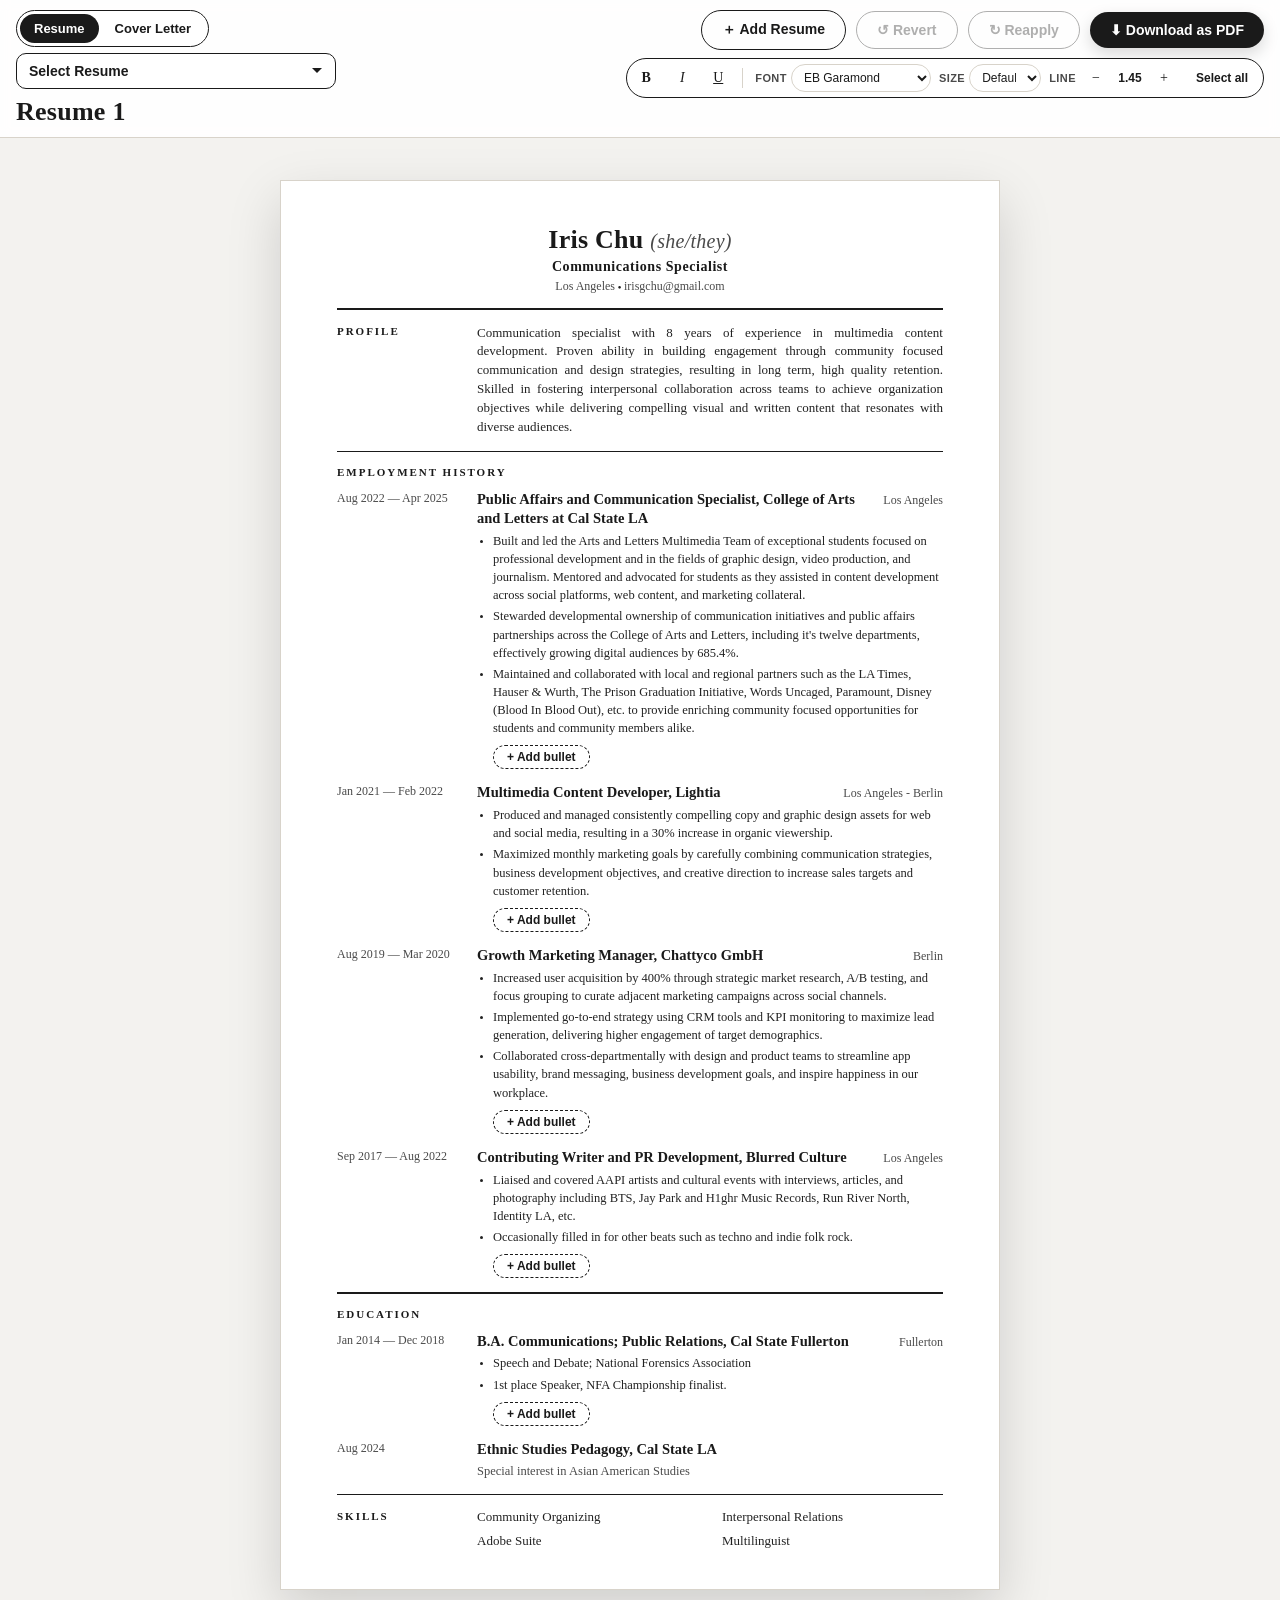
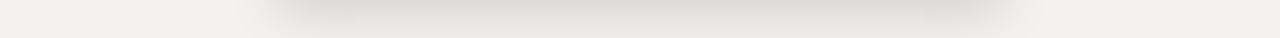
<file: index.html>
<!DOCTYPE html>
<html lang="en">
<head>
  <meta charset="UTF-8" />
  <meta http-equiv="refresh" content="0; url=iris-resume/" />
  <title>projects</title>
</head>
<body>
  <p><a href="iris-resume/">Iris resume</a></p>
</body>
</html>
</file>
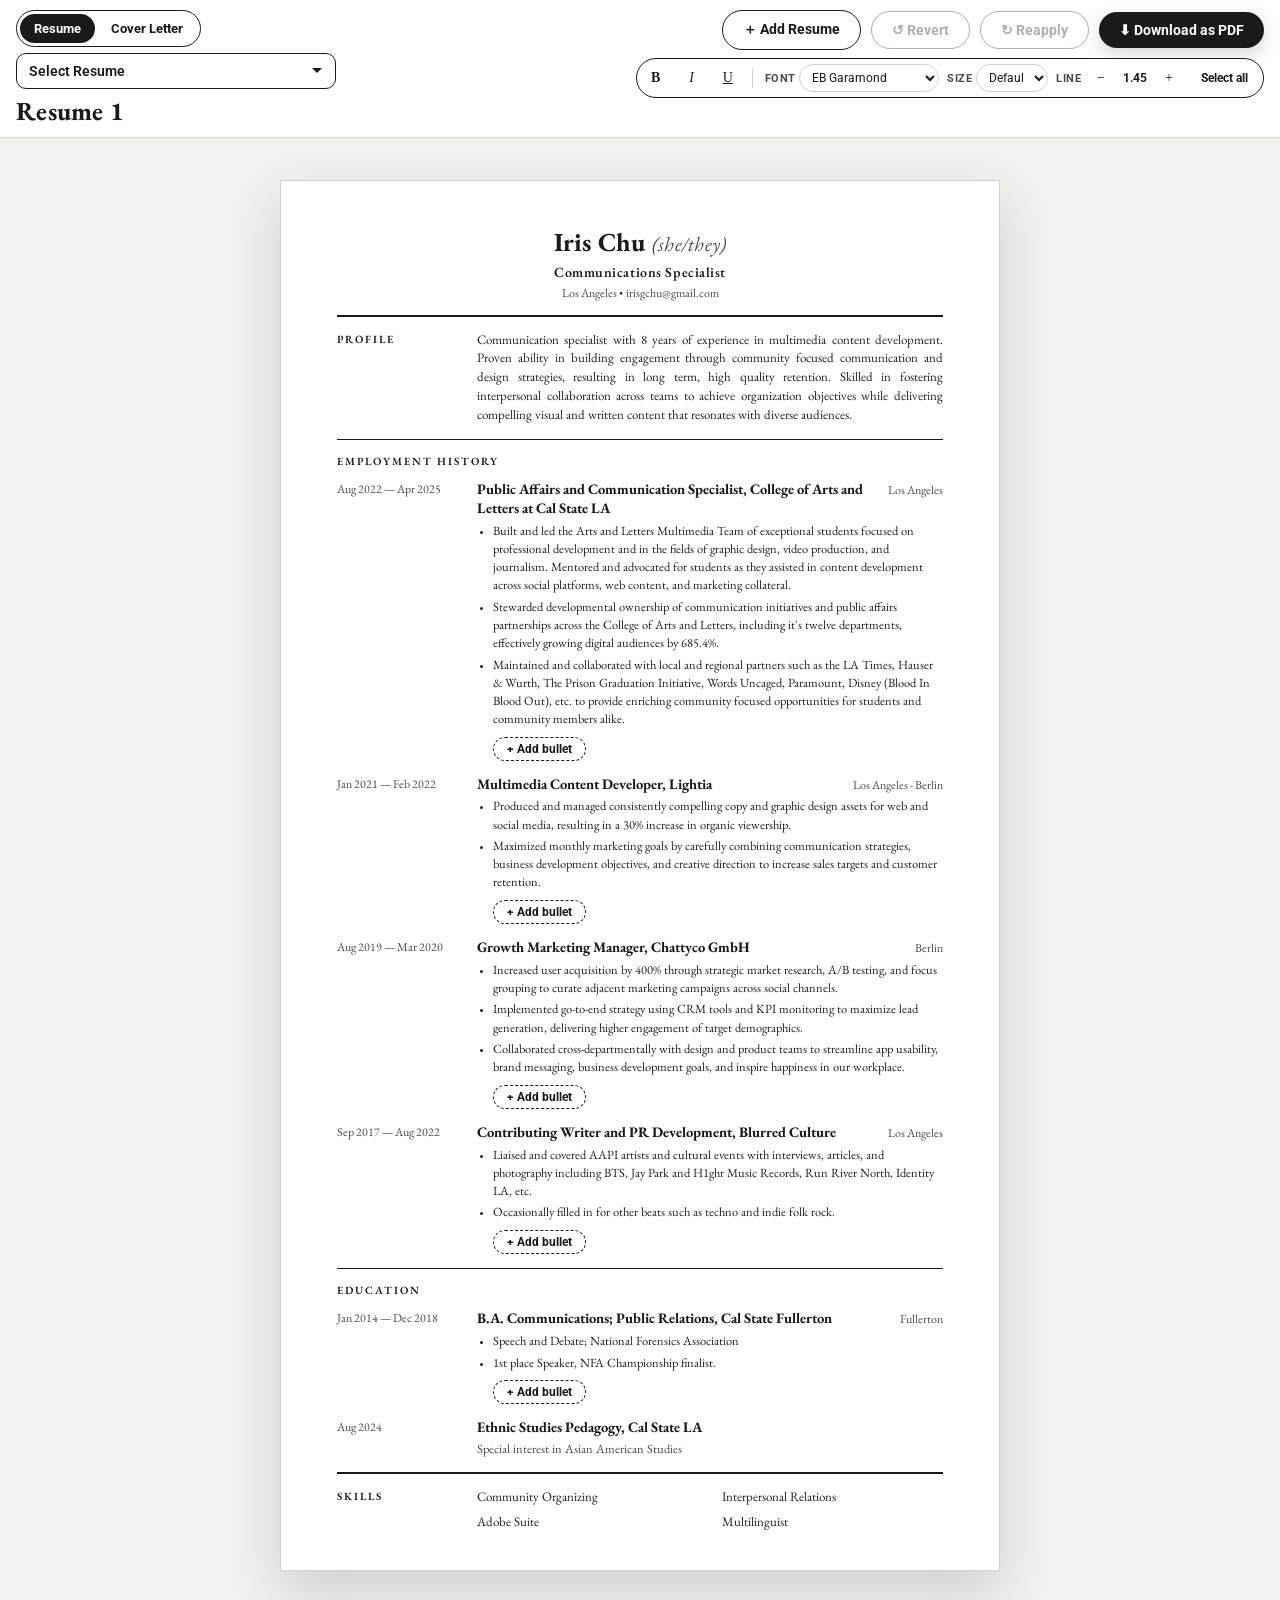
<file: iris-resume/index.html>
<!DOCTYPE html>
<html lang="en">
<head>
<meta charset="UTF-8" />
<meta name="viewport" content="width=device-width, initial-scale=1.0" />
<title>Iris Chu — Resume</title>
<link rel="preconnect" href="https://fonts.googleapis.com" />
<link rel="preconnect" href="https://fonts.gstatic.com" crossorigin />
<link href="https://fonts.googleapis.com/css2?family=Cormorant+Garamond:ital,wght@0,400;0,600;0,700;1,400&family=EB+Garamond:ital,wght@0,400;0,600;0,700;1,400&family=Inter:ital,wght@0,400;0,600;0,700;1,400&family=Lato:ital,wght@0,400;0,700;1,400&family=Libre+Baskerville:ital,wght@0,400;0,700;1,400&family=Lora:ital,wght@0,400;0,600;0,700;1,400&family=Merriweather:ital,wght@0,400;0,700;1,400&family=Montserrat:ital,wght@0,400;0,600;0,700;1,400&family=Noto+Sans:ital,wght@0,400;0,600;0,700;1,400&family=Nunito:ital,wght@0,400;0,600;0,700;1,400&family=Open+Sans:ital,wght@0,400;0,600;0,700;1,400&family=Oswald:wght@400;600;700&family=Playfair+Display:ital,wght@0,400;0,700;1,400&family=Poppins:ital,wght@0,400;0,600;0,700;1,400&family=PT+Serif:ital,wght@0,400;0,700;1,400&family=Raleway:ital,wght@0,400;0,600;0,700;1,400&family=Roboto:ital,wght@0,400;0,700;1,400&family=Roboto+Slab:wght@400;600;700&family=Source+Sans+3:ital,wght@0,400;0,600;0,700;1,400&family=Source+Serif+4:ital,wght@0,400;0,600;0,700;1,400&family=Work+Sans:ital,wght@0,400;0,600;0,700;1,400&display=swap" rel="stylesheet" />
<link rel="stylesheet" href="style.css" />
</head>
<body>

  <div class="toolbar no-print">
    <div class="toolbar-row toolbar-row-main">
      <div class="doc-picker">
        <div class="mode-toggle" role="tablist" aria-label="Document type">
          <button type="button" class="mode-btn active" data-mode="resume" id="modeResume" role="tab" aria-selected="true">Resume</button>
          <button type="button" class="mode-btn" data-mode="cover" id="modeCover" role="tab" aria-selected="false">Cover Letter</button>
        </div>
        <label class="doc-select-wrap">
          <span class="doc-select-face" id="docSelectFace">Select Resume</span>
          <select id="docSelect" class="doc-select" aria-label="Select Resume" title="Select Resume">
            <option value="" selected disabled>Select Resume</option>
          </select>
        </label>
        <input id="docName" class="doc-name-input" type="text" title="Rename" placeholder="Untitled" />
      </div>
      <div class="toolbar-right">
        <div class="toolbar-actions">
          <button id="newDocBtn" class="toolbar-btn ghost" title="Create a copy">＋ Add Resume</button>
          <button id="undoBtn" class="toolbar-btn ghost" title="Revert (⌘Z)" disabled>↺ Revert</button>
          <button id="redoBtn" class="toolbar-btn ghost" title="Reapply (⌘⇧Z)" disabled>↻ Reapply</button>
          <button id="downloadBtn" class="toolbar-btn">⬇ Download as PDF</button>
        </div>
        <div class="format-bar" aria-label="Text formatting">
          <button type="button" class="fmt-btn" id="fmtBold" title="Bold" aria-label="Bold"><b>B</b></button>
          <button type="button" class="fmt-btn" id="fmtItalic" title="Italic" aria-label="Italic"><i>I</i></button>
          <button type="button" class="fmt-btn" id="fmtUnderline" title="Underline" aria-label="Underline"><u>U</u></button>
          <span class="fmt-sep" aria-hidden="true"></span>
          <label class="fmt-label" for="fmtFont">Font</label>
          <select id="fmtFont" class="fmt-select" title="Font family">
            <option value="EB Garamond, Georgia, serif">EB Garamond</option>
            <option value="Lora, Georgia, serif">Lora</option>
            <option value="'Source Serif 4', Georgia, serif">Source Serif</option>
            <option value="'Libre Baskerville', Georgia, serif">Libre Baskerville</option>
            <option value="Merriweather, Georgia, serif">Merriweather</option>
            <option value="'PT Serif', Georgia, serif">PT Serif</option>
            <option value="'Cormorant Garamond', Georgia, serif">Cormorant Garamond</option>
            <option value="'Playfair Display', Georgia, serif">Playfair Display</option>
            <option value="'Roboto Slab', Georgia, serif">Roboto Slab</option>
            <option value="Georgia, 'Times New Roman', serif">Georgia</option>
            <option value="'Times New Roman', Times, serif">Times New Roman</option>
            <option value="Inter, Helvetica, sans-serif">Inter</option>
            <option value="Roboto, Helvetica, sans-serif">Roboto</option>
            <option value="'Open Sans', Helvetica, sans-serif">Open Sans</option>
            <option value="Lato, Helvetica, sans-serif">Lato</option>
            <option value="Montserrat, Helvetica, sans-serif">Montserrat</option>
            <option value="Poppins, Helvetica, sans-serif">Poppins</option>
            <option value="Nunito, Helvetica, sans-serif">Nunito</option>
            <option value="'Source Sans 3', Helvetica, sans-serif">Source Sans</option>
            <option value="Raleway, Helvetica, sans-serif">Raleway</option>
            <option value="'Work Sans', Helvetica, sans-serif">Work Sans</option>
            <option value="'Noto Sans', Helvetica, sans-serif">Noto Sans</option>
            <option value="Oswald, Helvetica, sans-serif">Oswald</option>
            <option value="Arial, Helvetica, sans-serif">Arial</option>
            <option value="Helvetica, Arial, sans-serif">Helvetica</option>
            <option value="Verdana, Geneva, sans-serif">Verdana</option>
            <option value="'Courier New', Courier, monospace">Courier New</option>
          </select>
          <label class="fmt-label" for="fmtSize">Size</label>
          <select id="fmtSize" class="fmt-select fmt-select-sm" title="Font size">
            <option value="">Default</option>
            <option value="10px">10</option>
            <option value="11px">11</option>
            <option value="12px">12</option>
            <option value="13px">13</option>
            <option value="14px">14</option>
            <option value="16px">16</option>
            <option value="18px">18</option>
            <option value="20px">20</option>
            <option value="24px">24</option>
            <option value="28px">28</option>
          </select>
          <label class="fmt-label">Line</label>
          <div class="fmt-stepper" title="Line height (spacing between lines)">
            <button type="button" class="fmt-btn" id="fmtLineDown" aria-label="Decrease line height">−</button>
            <span id="fmtLineValue" class="fmt-stepper-value">1.45</span>
            <button type="button" class="fmt-btn" id="fmtLineUp" aria-label="Increase line height">+</button>
          </div>
          <button type="button" class="fmt-btn fmt-select-all" id="fmtSelectAll" title="Select all text on the page">Select all</button>
        </div>
      </div>
    </div>
  </div>

  <main class="page" id="resume">

    <!-- ===== HEADER ===== -->
    <header class="header">
      <h1>
        <span contenteditable="true" data-edit-id="name">Iris Chu</span>
        <span class="pronouns" contenteditable="true" data-edit-id="pronouns">(she/they)</span>
      </h1>
      <p class="tagline" contenteditable="true" data-edit-id="tagline">Communications Specialist</p>
      <p class="contact-line">
        <span contenteditable="true" data-edit-id="location">Los Angeles</span>
        <span class="contact-sep" contenteditable="true" data-edit-id="contact-sep">●</span>
        <span contenteditable="true" data-edit-id="email">irisgchu@gmail.com</span>
      </p>
    </header>

    <hr class="rule" />

    <!-- ===== PROFILE ===== -->
    <section class="row">
      <div class="label" contenteditable="true" data-edit-id="h-profile">Profile</div>
      <div class="content">
        <p contenteditable="true" data-edit-id="profile-text">Communication specialist with 8 years of experience in multimedia content development. Proven ability in building engagement through community focused communication and design strategies, resulting in long term, high quality retention. Skilled in fostering interpersonal collaboration across teams to achieve organization objectives while delivering compelling visual and written content that resonates with diverse audiences.</p>
      </div>
    </section>

    <hr class="rule" />

    <!-- ===== EMPLOYMENT HISTORY ===== -->
    <section class="section">
      <h2 class="section-title" contenteditable="true" data-edit-id="h-employment">Employment History</h2>

      <div class="entry">
        <div class="entry-date" contenteditable="true" data-edit-id="job1-date">Aug 2022 — Apr 2025</div>
        <div class="entry-content">
          <div class="entry-head">
            <h3 contenteditable="true" data-edit-id="job1-title">Public Affairs and Communication Specialist, College of Arts and Letters at Cal State LA</h3>
            <span class="entry-loc" contenteditable="true" data-edit-id="job1-loc">Los Angeles</span>
          </div>
          <ul class="bullets" data-edit-id="job1-bullets" data-editable-list="true">
            <li>Built and led the Arts and Letters Multimedia Team of exceptional students focused on professional development and in the fields of graphic design, video production, and journalism. Mentored and advocated for students as they assisted in content development across social platforms, web content, and marketing collateral.</li>
            <li>Stewarded developmental ownership of communication initiatives and public affairs partnerships across the College of Arts and Letters, including it's twelve departments, effectively growing digital audiences by 685.4%.</li>
            <li>Maintained and collaborated with local and regional partners such as the LA Times, Hauser &amp; Wurth, The Prison Graduation Initiative, Words Uncaged, Paramount, Disney (Blood In Blood Out), etc. to provide enriching community focused opportunities for students and community members alike.</li>
          </ul>
          <button class="add-bullet no-print" data-target="job1-bullets">+ Add bullet</button>
        </div>
      </div>

      <div class="entry">
        <div class="entry-date" contenteditable="true" data-edit-id="job2-date">Jan 2021 — Feb 2022</div>
        <div class="entry-content">
          <div class="entry-head">
            <h3 contenteditable="true" data-edit-id="job2-title">Multimedia Content Developer, Lightia</h3>
            <span class="entry-loc" contenteditable="true" data-edit-id="job2-loc">Los Angeles - Berlin</span>
          </div>
          <ul class="bullets" data-edit-id="job2-bullets" data-editable-list="true">
            <li>Produced and managed consistently compelling copy and graphic design assets for web and social media, resulting in a 30% increase in organic viewership.</li>
            <li>Maximized monthly marketing goals by carefully combining communication strategies, business development objectives, and creative direction to increase sales targets and customer retention.</li>
          </ul>
          <button class="add-bullet no-print" data-target="job2-bullets">+ Add bullet</button>
        </div>
      </div>

      <div class="entry">
        <div class="entry-date" contenteditable="true" data-edit-id="job3-date">Aug 2019 — Mar 2020</div>
        <div class="entry-content">
          <div class="entry-head">
            <h3 contenteditable="true" data-edit-id="job3-title">Growth Marketing Manager, Chattyco GmbH</h3>
            <span class="entry-loc" contenteditable="true" data-edit-id="job3-loc">Berlin</span>
          </div>
          <ul class="bullets" data-edit-id="job3-bullets" data-editable-list="true">
            <li>Increased user acquisition by 400% through strategic market research, A/B testing, and focus grouping to curate adjacent marketing campaigns across social channels.</li>
            <li>Implemented go-to-end strategy using CRM tools and KPI monitoring to maximize lead generation, delivering higher engagement of target demographics.</li>
            <li>Collaborated cross-departmentally with design and product teams to streamline app usability, brand messaging, business development goals, and inspire happiness in our workplace.</li>
          </ul>
          <button class="add-bullet no-print" data-target="job3-bullets">+ Add bullet</button>
        </div>
      </div>

      <div class="entry">
        <div class="entry-date" contenteditable="true" data-edit-id="job4-date">Sep 2017 — Aug 2022</div>
        <div class="entry-content">
          <div class="entry-head">
            <h3 contenteditable="true" data-edit-id="job4-title">Contributing Writer and PR Development, Blurred Culture</h3>
            <span class="entry-loc" contenteditable="true" data-edit-id="job4-loc">Los Angeles</span>
          </div>
          <ul class="bullets" data-edit-id="job4-bullets" data-editable-list="true">
            <li>Liaised and covered AAPI artists and cultural events with interviews, articles, and photography including BTS, Jay Park and H1ghr Music Records, Run River North, Identity LA, etc.</li>
            <li>Occasionally filled in for other beats such as techno and indie folk rock.</li>
          </ul>
          <button class="add-bullet no-print" data-target="job4-bullets">+ Add bullet</button>
        </div>
      </div>
    </section>

    <hr class="rule" />

    <!-- ===== EDUCATION ===== -->
    <section class="section">
      <h2 class="section-title" contenteditable="true" data-edit-id="h-education">Education</h2>

      <div class="entry">
        <div class="entry-date" contenteditable="true" data-edit-id="edu1-date">Jan 2014 — Dec 2018</div>
        <div class="entry-content">
          <div class="entry-head">
            <h3 contenteditable="true" data-edit-id="edu1-title">B.A. Communications; Public Relations, Cal State Fullerton</h3>
            <span class="entry-loc" contenteditable="true" data-edit-id="edu1-loc">Fullerton</span>
          </div>
          <ul class="bullets" data-edit-id="edu1-bullets" data-editable-list="true">
            <li>Speech and Debate; National Forensics Association</li>
            <li>1st place Speaker, NFA Championship finalist.</li>
          </ul>
          <button class="add-bullet no-print" data-target="edu1-bullets">+ Add bullet</button>
        </div>
      </div>

      <div class="entry">
        <div class="entry-date" contenteditable="true" data-edit-id="edu2-date">Aug 2024</div>
        <div class="entry-content">
          <div class="entry-head">
            <h3 contenteditable="true" data-edit-id="edu2-title">Ethnic Studies Pedagogy, Cal State LA</h3>
            <span class="entry-loc placeholder" contenteditable="true" data-edit-id="edu2-loc">&nbsp;</span>
          </div>
          <p class="entry-text" contenteditable="true" data-edit-id="edu2-text">Special interest in Asian American Studies</p>
        </div>
      </div>
    </section>

    <hr class="rule" />

    <!-- ===== SKILLS ===== -->
    <section class="row">
      <div class="label" contenteditable="true" data-edit-id="h-skills">Skills</div>
      <div class="content skills-grid">
        <div contenteditable="true" data-edit-id="skill-1">Community Organizing</div>
        <div contenteditable="true" data-edit-id="skill-3">Interpersonal Relations</div>
        <div contenteditable="true" data-edit-id="skill-2">Adobe Suite</div>
        <div contenteditable="true" data-edit-id="skill-4">Multilinguist</div>
      </div>
    </section>

  </main>

  <template id="tplCover">
    <header class="header">
      <h1>
        <span contenteditable="true" data-edit-id="name">Iris Chu</span>
        <span class="pronouns" contenteditable="true" data-edit-id="pronouns">(she/they)</span>
      </h1>
      <p class="tagline" contenteditable="true" data-edit-id="tagline">Communications Specialist</p>
      <p class="contact-line">
        <span contenteditable="true" data-edit-id="location">Los Angeles</span>
        <span class="contact-sep" contenteditable="true" data-edit-id="contact-sep">●</span>
        <span contenteditable="true" data-edit-id="email">irisgchu@gmail.com</span>
      </p>
    </header>

    <hr class="rule" />

    <div class="letter-to">
      <span class="letter-to-label" contenteditable="true" data-edit-id="to-label">To</span>
      <span class="letter-to-name" contenteditable="true" data-edit-id="to-name">Recipient Name</span>
      <span class="letter-to-company" contenteditable="true" data-edit-id="to-company">Company Name</span>
    </div>

    <div class="letter-body">
      <p contenteditable="true" data-edit-id="letter-salutation">Hi there,</p>
      <p contenteditable="true" data-edit-id="letter-p1">I am writing to express my interest in joining your team. With a background in communications and multimedia content, I bring experience building engagement through thoughtful storytelling and collaboration.</p>
      <p contenteditable="true" data-edit-id="letter-p2">I would welcome the chance to contribute my skills and learn from your organization. Please find my resume attached for your consideration.</p>
      <p contenteditable="true" data-edit-id="letter-close">Thanks for considering!</p>
    </div>
  </template>

  <script src="script.js"></script>
</body>
</html>
</file>
<file: iris-resume/style.css>
/* ===========================================================
   Iris Chu — Resume site
   Classic serif "label column" resume layout
   =========================================================== */

:root {
  --ink: #1a1a1a;
  --text: #222222;
  --text-soft: #4a4a4a;
  --rule: #1a1a1a;
  --placeholder: #b23b3b;
  --border-soft: #d8d3ca;
  --paper: #ffffff;
  --paper-2: #f3f2ef;

  --font-serif: 'EB Garamond', 'Georgia', 'Times New Roman', serif;
}

* {
  box-sizing: border-box;
}

html, body {
  margin: 0;
  padding: 0;
  background: var(--paper-2);
  font-family: var(--font-serif);
  color: var(--text);
}

/* ---------- Toolbar ---------- */

.toolbar {
  position: fixed;
  top: 0;
  left: 0;
  right: 0;
  z-index: 200;
  display: flex;
  flex-direction: column;
  align-items: stretch;
  gap: 0;
  padding: 10px 16px;
  background: rgba(255, 255, 255, 0.92);
  backdrop-filter: blur(6px);
  border-bottom: 1px solid var(--border-soft);
  font-family: -apple-system, BlinkMacSystemFont, 'Segoe UI', Roboto, sans-serif;
}

.toolbar-row {
  display: flex;
  align-items: center;
  gap: 10px;
  flex-wrap: wrap;
}

.toolbar-row-main {
  justify-content: space-between;
  align-items: flex-start;
}

.toolbar-right {
  display: flex;
  flex-direction: column;
  align-items: flex-end;
  gap: 8px;
  margin-left: auto;
}

.doc-picker {
  display: flex;
  flex-direction: column;
  align-items: stretch;
  gap: 6px;
  min-width: 220px;
  max-width: 320px;
}

.mode-toggle {
  display: inline-flex;
  align-self: flex-start;
  padding: 3px;
  border: 1.5px solid var(--ink);
  border-radius: 999px;
  background: #fff;
  gap: 2px;
}

.mode-btn {
  border: none;
  background: transparent;
  border-radius: 999px;
  padding: 7px 14px;
  font-size: 13px;
  font-weight: 700;
  font-family: -apple-system, BlinkMacSystemFont, 'Segoe UI', Roboto, sans-serif;
  color: var(--ink);
  cursor: pointer;
}

.mode-btn:hover {
  background: var(--paper-2);
}

.mode-btn.active {
  background: var(--ink);
  color: #fff;
}

.doc-select-wrap {
  position: relative;
  display: block;
  height: 36px;
  width: 100%;
  border: 1.5px solid var(--ink);
  border-radius: 10px;
  background: #fff url("data:image/svg+xml,%3Csvg xmlns='http://www.w3.org/2000/svg' width='12' height='8' viewBox='0 0 12 8'%3E%3Cpath fill='%231a1a1a' d='M1 1l5 5 5-5'/%3E%3C/svg%3E") no-repeat right 12px center;
  cursor: pointer;
}

.doc-select-face {
  position: absolute;
  left: 12px;
  right: 36px;
  top: 50%;
  transform: translateY(-50%);
  font-size: 14px;
  font-weight: 600;
  font-family: -apple-system, BlinkMacSystemFont, 'Segoe UI', Roboto, sans-serif;
  color: var(--ink);
  white-space: nowrap;
  overflow: hidden;
  text-overflow: ellipsis;
  pointer-events: none;
}

.doc-select {
  position: absolute;
  inset: 0;
  width: 100%;
  height: 100%;
  opacity: 0;
  cursor: pointer;
  appearance: none;
  -webkit-appearance: none;
  border: none;
  background: transparent;
  font-size: 14px;
}

.doc-select:focus {
  outline: none;
}

.doc-select-wrap:focus-within {
  outline: 2px solid var(--ink);
  outline-offset: 1px;
}

.doc-name-input {
  width: 100%;
  border: none;
  border-radius: 0;
  padding: 2px 0 0;
  margin: 0;
  height: auto;
  font-family: var(--font-serif);
  font-size: 26px;
  font-weight: 700;
  letter-spacing: 0.01em;
  line-height: 1.15;
  color: var(--ink);
  background: transparent;
}

.doc-name-input::placeholder {
  color: #b0aaa0;
  font-weight: 700;
}

.doc-name-input:focus {
  outline: none;
}

.doc-name-input:disabled {
  opacity: 0.45;
}

.toolbar-actions {
  display: flex;
  align-items: center;
  gap: 10px;
  flex-wrap: wrap;
  justify-content: flex-end;
  padding-top: 0;
}

.format-bar {
  display: flex;
  align-items: center;
  flex-wrap: wrap;
  gap: 4px;
  padding: 3px;
  border: 1.5px solid var(--ink);
  border-radius: 999px;
  background: #fff;
  flex-shrink: 0;
}

.fmt-btn {
  width: 32px;
  height: 32px;
  border: none;
  border-radius: 999px;
  background: transparent;
  color: var(--ink);
  font-size: 14px;
  font-family: Georgia, serif;
  cursor: pointer;
  display: inline-flex;
  align-items: center;
  justify-content: center;
  transition: background 0.12s ease;
}

.fmt-btn:hover,
.fmt-btn.active {
  background: var(--paper-2);
}

.fmt-btn.fmt-select-all {
  width: auto;
  padding: 0 12px;
  font-size: 12px;
  font-weight: 700;
  font-family: -apple-system, BlinkMacSystemFont, 'Segoe UI', Roboto, sans-serif;
}

.fmt-btn.fmt-select-all.active {
  background: var(--ink);
  color: #fff;
}

.fmt-sep {
  width: 1px;
  height: 20px;
  background: var(--border-soft);
  margin: 0 4px;
}

.fmt-label {
  font-size: 11px;
  font-weight: 700;
  color: var(--text-soft);
  margin-left: 4px;
  text-transform: uppercase;
  letter-spacing: 0.04em;
}

.fmt-select {
  height: 28px;
  max-width: 140px;
  border: 1px solid var(--border-soft);
  border-radius: 999px;
  padding: 0 8px;
  font-size: 12px;
  font-family: -apple-system, BlinkMacSystemFont, 'Segoe UI', Roboto, sans-serif;
  background: #fff;
  color: var(--ink);
  cursor: pointer;
}

.fmt-select-sm {
  max-width: 72px;
}

.fmt-stepper {
  display: inline-flex;
  align-items: center;
  gap: 0;
}

.fmt-stepper-value {
  min-width: 36px;
  text-align: center;
  font-size: 12px;
  font-weight: 700;
  font-variant-numeric: tabular-nums;
  color: var(--ink);
  user-select: none;
}

.toolbar-btn {
  background: var(--ink);
  color: #fff;
  border: none;
  border-radius: 999px;
  padding: 10px 20px;
  font-size: 14px;
  font-weight: 700;
  font-family: -apple-system, BlinkMacSystemFont, 'Segoe UI', Roboto, sans-serif;
  cursor: pointer;
  box-shadow: 0 6px 16px rgba(0, 0, 0, 0.15);
  transition: transform 0.15s ease, box-shadow 0.15s ease, background 0.15s ease;
  white-space: nowrap;
}

.toolbar-btn:hover {
  background: #333;
  transform: translateY(-2px);
  box-shadow: 0 10px 20px rgba(0, 0, 0, 0.22);
}

.toolbar-btn:active {
  transform: translateY(0);
}

.toolbar-btn.ghost {
  background: transparent;
  color: var(--ink);
  border: 1.5px solid var(--ink);
  box-shadow: none;
}

.toolbar-btn.ghost:hover {
  background: var(--paper-2);
  box-shadow: none;
}

.toolbar-btn:disabled {
  opacity: 0.35;
  cursor: not-allowed;
  transform: none;
  box-shadow: none;
}

.toolbar-btn:disabled:hover {
  background: transparent;
  transform: none;
}

/* ---------- Page / paper container ---------- */

.page {
  position: relative;
  max-width: 720px;
  margin: 180px auto 48px;
  background: var(--paper);
  box-shadow: 0 20px 50px rgba(0, 0, 0, 0.15);
  border: 1px solid var(--border-soft);
  overflow: hidden;
  padding: 44px 56px 40px;
  --size-scale: 1;
  --line-height: 1.45;
}

/* Print layout applied on screen while measuring the fit-to-page scale */
.print-fit .no-print {
  display: none !important;
}

.print-fit .page {
  margin: 0;
  border: none;
  box-shadow: none;
  max-width: none;
}

/* ---------- Header ---------- */

.header {
  text-align: center;
  margin-bottom: 14px;
}

.header h1 {
  margin: 0 0 4px;
  font-size: calc(26px * var(--size-scale));
  font-weight: 700;
  letter-spacing: 0.01em;
  color: var(--ink);
}

.pronouns {
  font-weight: 400;
  font-style: italic;
  font-size: calc(20px * var(--size-scale));
  color: var(--text-soft);
}

.tagline {
  margin: 0 0 4px;
  font-size: calc(14px * var(--size-scale));
  font-weight: 600;
  letter-spacing: 0.04em;
  color: var(--ink);
}

.contact-line {
  margin: 0;
  font-size: calc(12px * var(--size-scale));
  color: var(--text-soft);
  display: flex;
  justify-content: center;
  align-items: center;
  flex-wrap: wrap;
  gap: 0;
}

/* ● (U+25CF) sits on the baseline better than • in most fonts;
   flex + small size keeps it optically centered with the x-height. */
.contact-sep {
  display: inline-flex;
  align-items: center;
  justify-content: center;
  margin: 0 0.45em;
  font-size: 0.5em;
  line-height: 1;
  color: var(--ink);
  transform: translateY(0.05em);
}

/* ---------- Cover letter ---------- */

.letter-to {
  display: grid;
  grid-template-columns: auto 1fr auto;
  align-items: baseline;
  column-gap: 18px;
  margin: 4px 0 28px;
  font-size: calc(14px * var(--size-scale));
}

.letter-to-label {
  font-weight: 700;
  color: var(--ink);
}

.letter-to-name {
  font-weight: 700;
  color: var(--ink);
}

.letter-to-company {
  text-align: right;
  color: var(--text-soft);
  font-style: italic;
}

.letter-body {
  font-size: calc(14px * var(--size-scale));
  line-height: var(--line-height, 1.55);
  color: var(--text);
}

.letter-body p {
  margin: 0 0 1.1em;
}

.letter-body p:last-child {
  margin-bottom: 0;
}

/* ---------- Rules ---------- */

/* Use a filled bar (not border-top): 1px borders become uneven hairlines
   under print zoom / PDF rasterization, especially the first rule. */
.rule {
  display: block;
  border: none;
  margin: 14px 0;
  padding: 0;
  height: 1.5px;
  background-color: var(--ink);
  color: transparent;
  overflow: hidden;
  -webkit-print-color-adjust: exact;
  print-color-adjust: exact;
}

/* ---------- Two-column "label" rows (Profile / Skills) ---------- */

.row {
  display: grid;
  grid-template-columns: 118px 1fr;
  column-gap: 22px;
}

.label {
  font-size: calc(11px * var(--size-scale));
  font-weight: 600;
  letter-spacing: 0.18em;
  text-transform: uppercase;
  color: var(--ink);
  padding-top: 1px;
}

.content p {
  margin: 0;
  font-size: calc(13px * var(--size-scale));
  line-height: var(--line-height);
  color: var(--text);
  text-align: justify;
}

/* ---------- Section titles (Employment History / Education) ---------- */

.section-title {
  font-size: calc(11px * var(--size-scale));
  font-weight: 600;
  letter-spacing: 0.18em;
  text-transform: uppercase;
  color: var(--ink);
  margin: 0 0 12px;
}

/* ---------- Entries (jobs / education) ---------- */

.entry {
  display: grid;
  grid-template-columns: 118px 1fr;
  column-gap: 22px;
  margin-top: 14px;
}

.entry:first-of-type {
  margin-top: 0;
}

.entry-date {
  font-size: calc(12px * var(--size-scale));
  color: var(--text-soft);
  padding-top: 1px;
}

.entry-head {
  display: flex;
  align-items: baseline;
  justify-content: space-between;
  gap: 12px;
}

.entry-head h3 {
  margin: 0;
  font-size: calc(14.5px * var(--size-scale));
  font-weight: 700;
  color: var(--ink);
  line-height: calc(var(--line-height) * 0.9);
  flex: 1;
}

.entry-loc {
  font-size: calc(12px * var(--size-scale));
  color: var(--text-soft);
  white-space: nowrap;
  flex-shrink: 0;
}

.entry-text {
  margin: 3px 0 0;
  font-size: calc(12.5px * var(--size-scale));
  color: var(--text-soft);
  line-height: var(--line-height);
}

.bullets {
  margin: 4px 0 0;
  padding-left: 16px;
  font-size: calc(12.5px * var(--size-scale));
  line-height: var(--line-height);
  color: var(--text);
  list-style: disc;
}

.bullets li {
  margin-bottom: 2px;
}

.bullets li::marker {
  font-size: 10px;
}

/* ---------- Skills grid ---------- */

.skills-grid {
  display: grid;
  grid-template-columns: 1fr 1fr;
  gap: 8px 24px;
  font-size: calc(13px * var(--size-scale));
  color: var(--text);
}

/* ---------- Placeholders ---------- */

.placeholder {
  color: var(--placeholder);
  font-style: normal;
}

/* ---------- Inline editing ---------- */

[contenteditable="true"] {
  border-radius: 3px;
  transition: background-color 0.12s ease, outline-color 0.12s ease;
}

[contenteditable="true"]:hover {
  outline: 1.5px dashed rgba(0, 0, 0, 0.35);
  outline-offset: 2px;
  cursor: text;
  background: rgba(0, 0, 0, 0.04);
}

[contenteditable="true"]:focus {
  outline: 2px solid var(--ink);
  outline-offset: 2px;
  background: rgba(0, 0, 0, 0.07);
}

.bullets li[contenteditable="true"]:hover,
.bullets li[contenteditable="true"]:focus {
  outline-offset: 1px;
}

.del-bullet {
  display: inline-block;
  margin-left: 8px;
  width: 18px;
  height: 18px;
  line-height: 16px;
  text-align: center;
  border-radius: 50%;
  background: var(--placeholder);
  color: #fff;
  font-size: 12px;
  font-weight: 700;
  font-family: -apple-system, BlinkMacSystemFont, 'Segoe UI', Roboto, sans-serif;
  cursor: pointer;
  opacity: 0;
  transition: opacity 0.12s ease, transform 0.12s ease;
  user-select: none;
  vertical-align: middle;
}

.bullets li:hover .del-bullet {
  opacity: 1;
}

.del-bullet:hover {
  transform: scale(1.15);
}

.add-bullet {
  margin-top: 5px;
  margin-left: 16px;
  background: transparent;
  border: 1.5px dashed var(--ink);
  color: var(--ink);
  border-radius: 999px;
  padding: 4px 13px;
  font-size: 12px;
  font-weight: 700;
  font-family: -apple-system, BlinkMacSystemFont, 'Segoe UI', Roboto, sans-serif;
  cursor: pointer;
  transition: background 0.12s ease, color 0.12s ease;
}

.add-bullet:hover {
  background: var(--paper-2);
}

/* ===========================================================
   PRINT / PDF — must look exactly like the on-screen page
   =========================================================== */

@media print {
  @page {
    size: A4;
    margin: 0;
  }

  html, body {
    background: #fff;
  }

  .no-print {
    display: none !important;
  }

  .page {
    margin: 0;
    box-shadow: none;
    border: none;
    max-width: none;
    width: 210mm;
    min-height: 297mm;
  }

  * {
    -webkit-print-color-adjust: exact;
    print-color-adjust: exact;
  }

  [contenteditable="true"] {
    outline: none !important;
    background: transparent !important;
  }
}

@media (max-width: 680px) {
  .row,
  .entry {
    grid-template-columns: 1fr;
    row-gap: 4px;
  }

  .content p {
    text-align: left;
  }

  .entry {
    margin-top: 18px;
  }

  .skills-grid {
    grid-template-columns: 1fr;
  }
}
</file>
